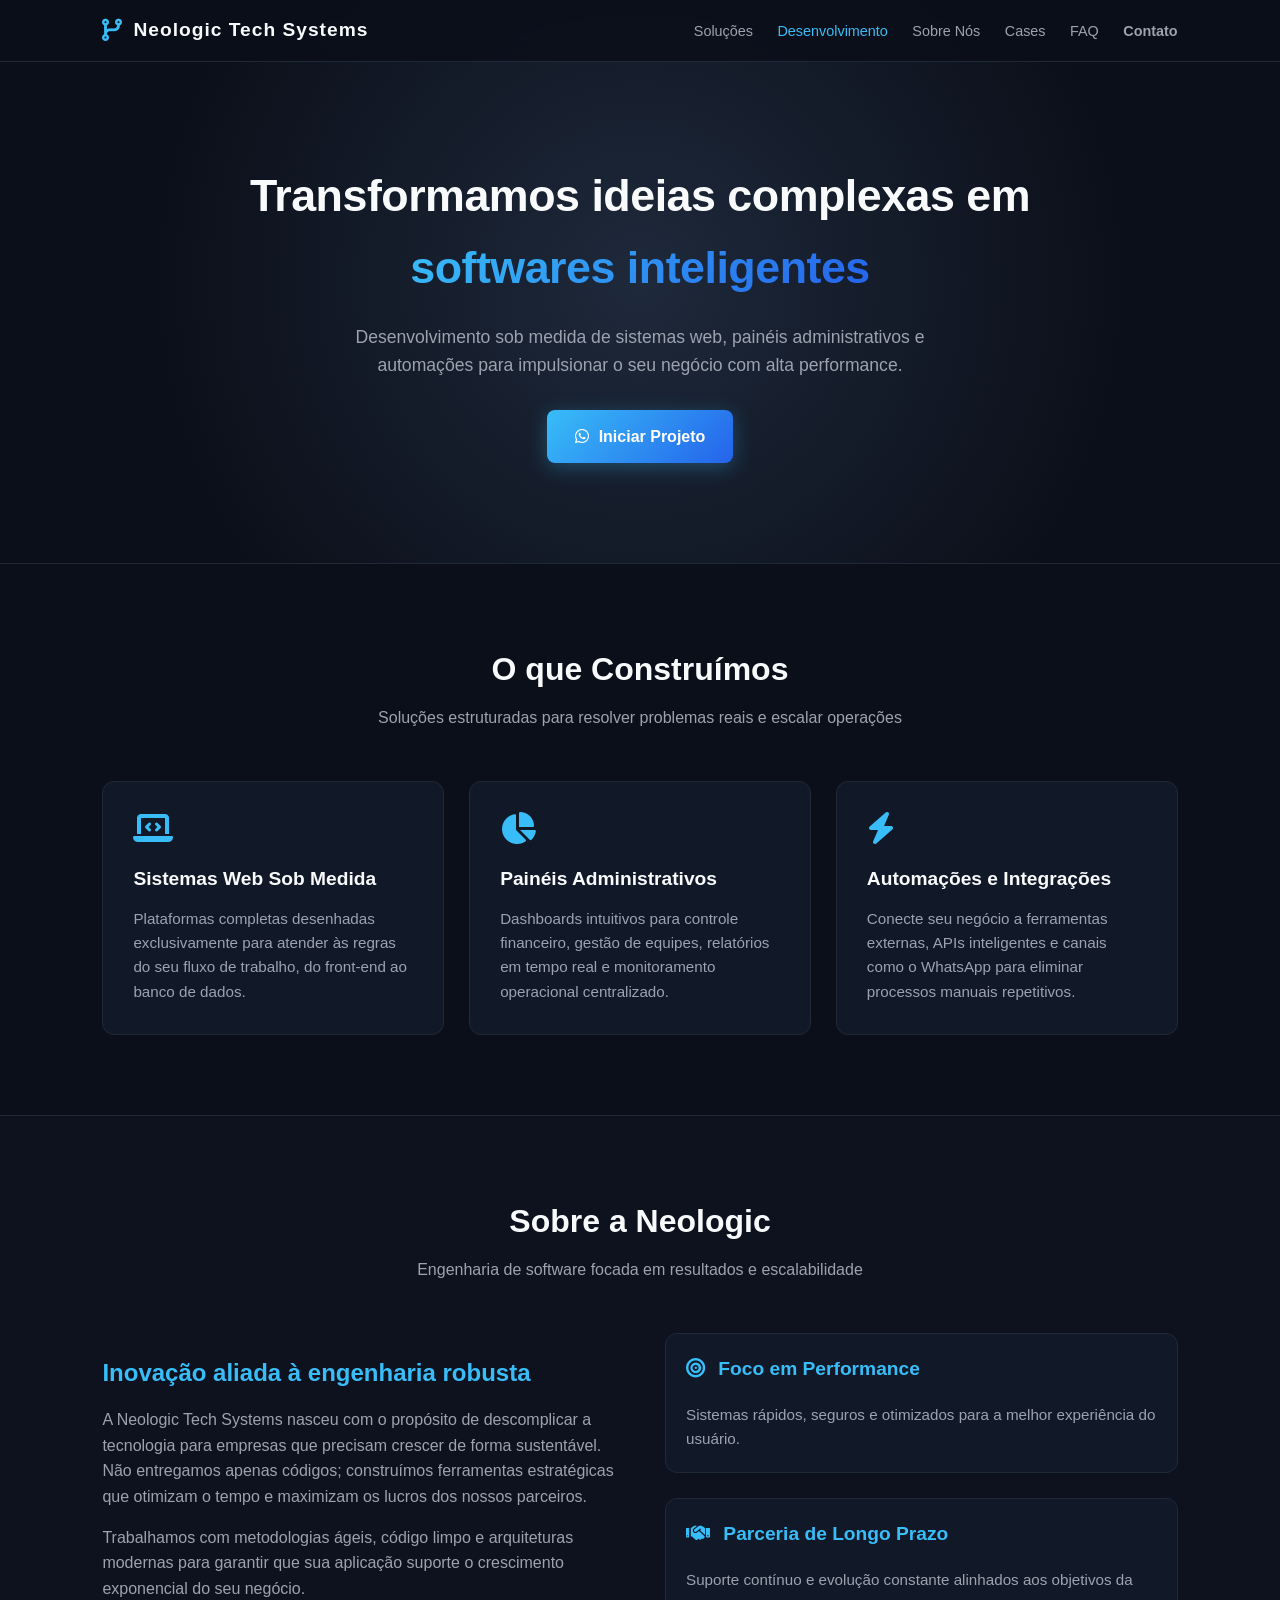
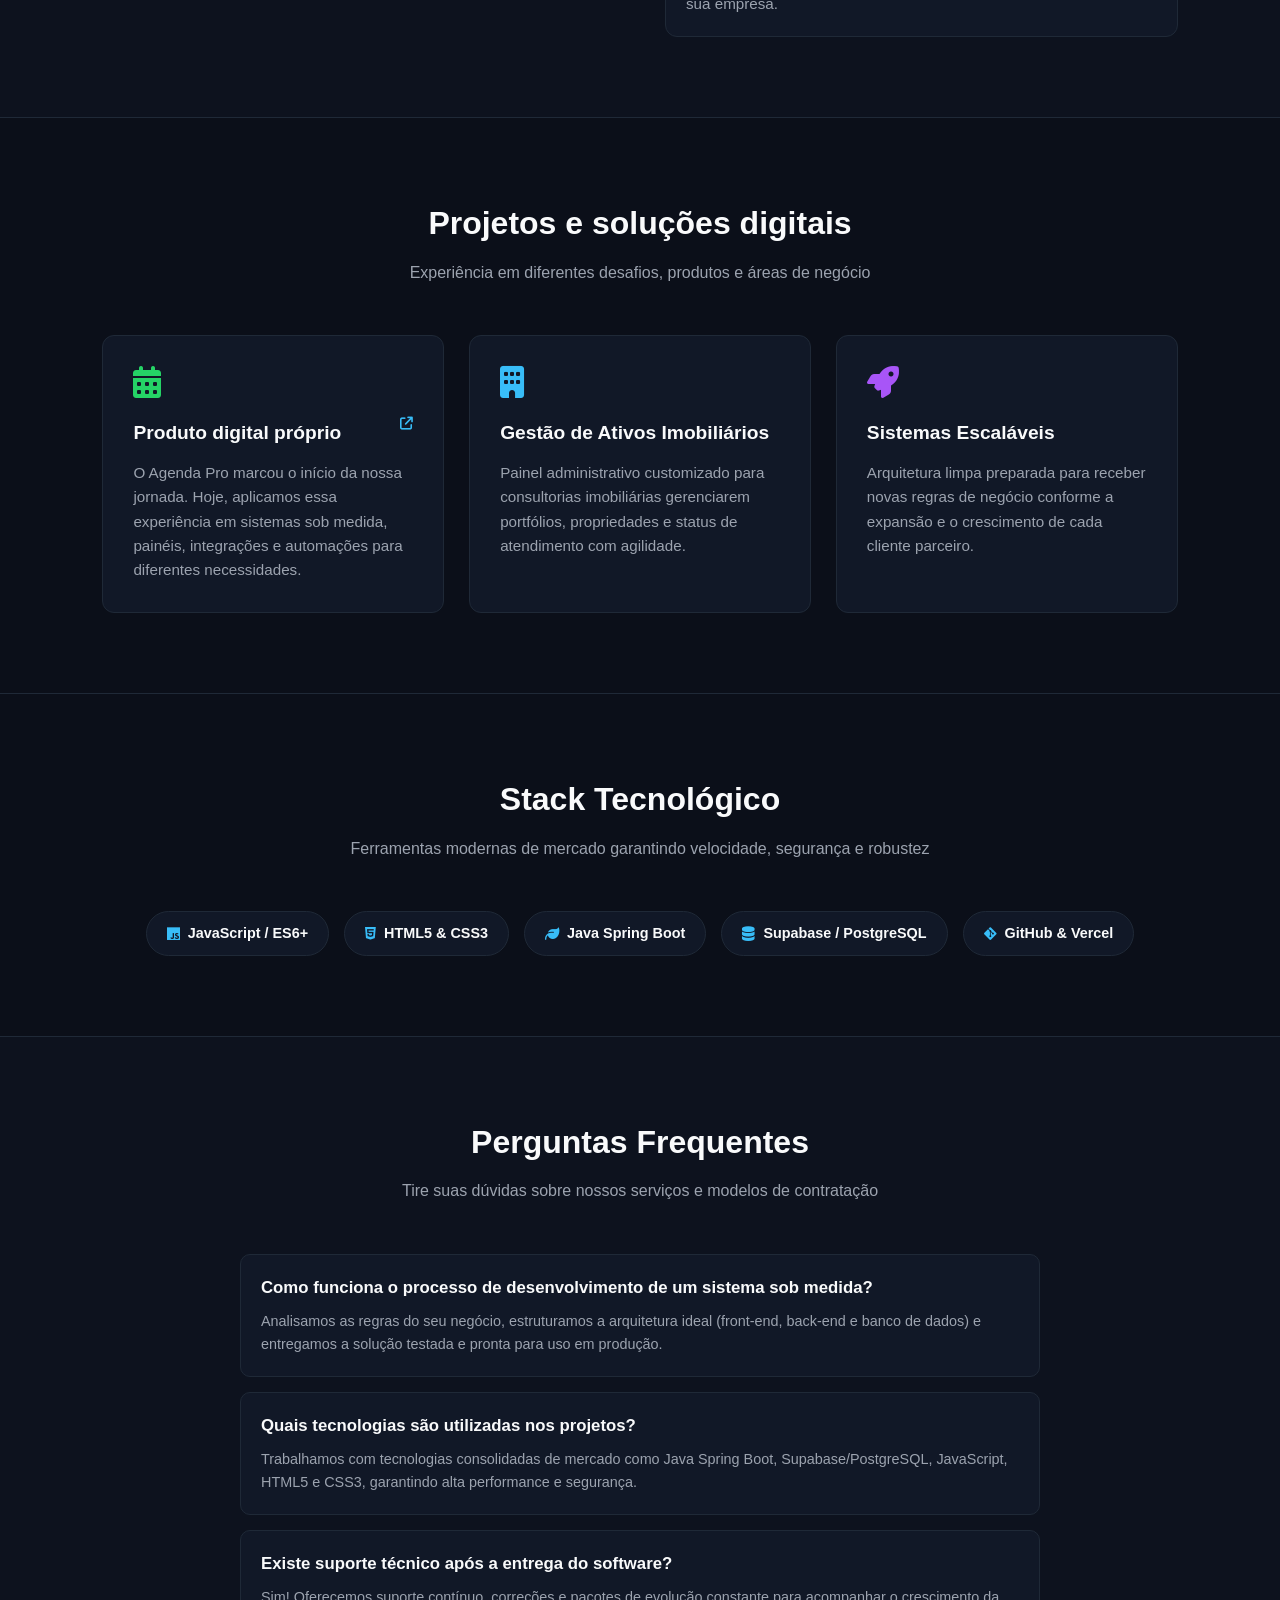
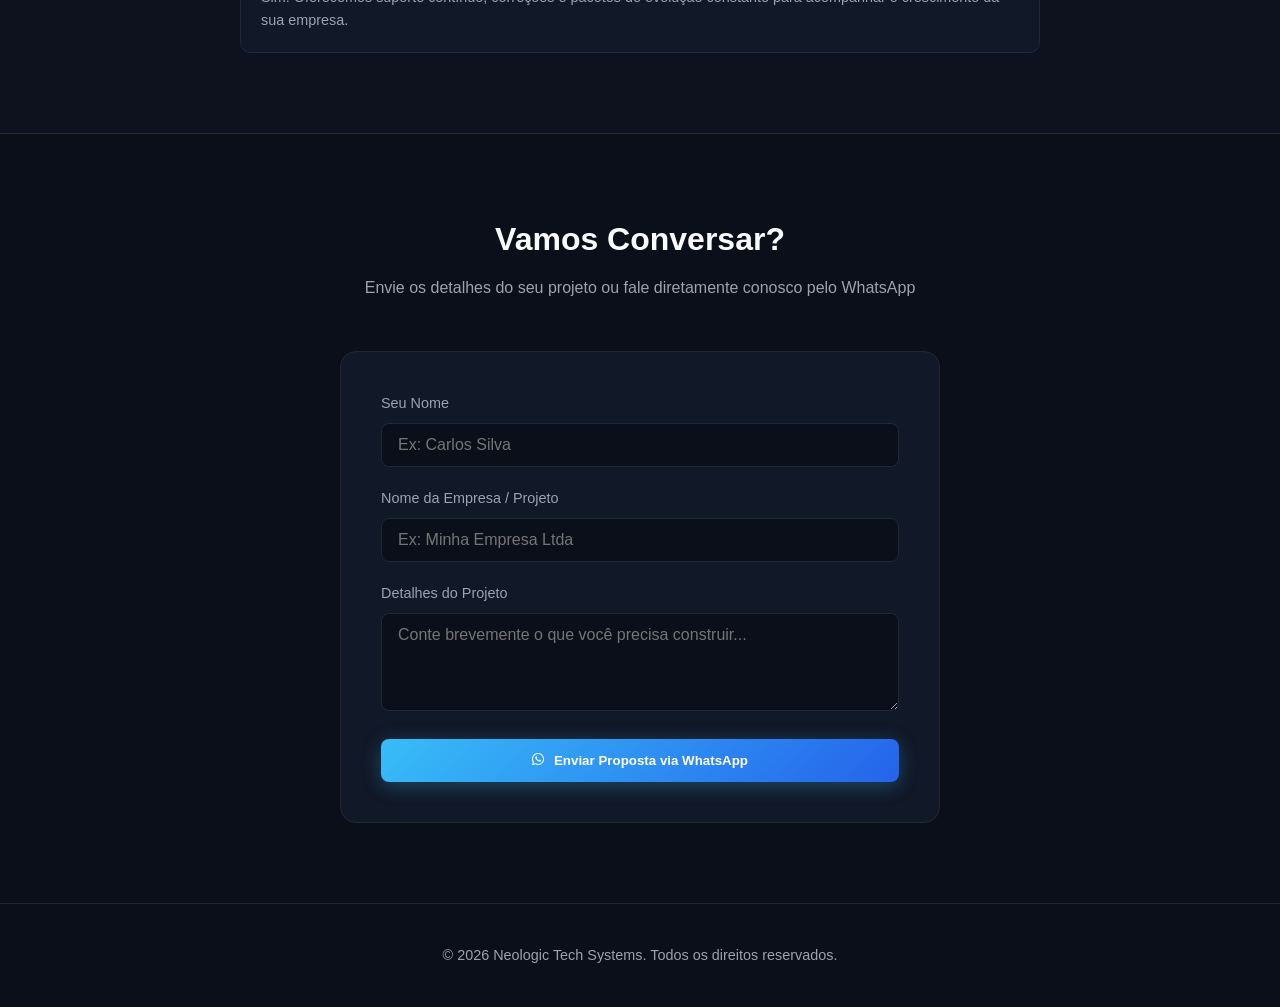
<file: index.html>
<!DOCTYPE html>
<html lang="pt-BR">
<head>
    <meta charset="UTF-8">
    <meta name="viewport" content="width=device-width, initial-scale=1.0">
    <title>Neologic Tech Systems | Soluções Tecnológicas e Desenvolvimento de Sistemas</title>
    <meta name="theme-color" content="#0b0f19">
    
    <!-- Metadados de SEO e Open Graph para Redes Sociais / WhatsApp -->
    <meta name="description" content="Desenvolvimento sob medida de sistemas web, painéis administrativos e automações para impulsionar o seu negócio com alta performance.">
    <meta property="og:title" content="Neologic Tech Systems | Softwares Inteligentes">
    <meta property="og:description" content="Transformamos ideias complexas em soluções tecnológicas e sistemas de alta performance.">
    <meta property="og:type" content="website">

    <link rel="stylesheet" href="https://cdnjs.cloudflare.com/ajax/libs/font-awesome/6.5.1/css/all.min.css">
    <style>
        :root {
            --bg-color: #0b0f19;
            --card-bg: #111827;
            --border-color: #1f2937;
            --accent-color: #38bdf8;
            --accent-gradient: linear-gradient(135deg, #38bdf8 0%, #2563eb 100%);
            --text-main: #f9fafb;
            --text-muted: #9ca3af;
        }

        * {
            margin: 0;
            padding: 0;
            box-sizing: border-box;
            font-family: 'Segoe UI', Tahoma, Geneva, Verdana, sans-serif;
            scroll-behavior: smooth;
        }

        body {
            background-color: var(--bg-color);
            color: var(--text-main);
            line-height: 1.6;
        }

        header {
            position: fixed;
            top: 0;
            left: 0;
            width: 100%;
            background: rgba(11, 15, 25, 0.85);
            backdrop-filter: blur(10px);
            border-bottom: 1px solid var(--border-color);
            z-index: 1000;
            display: flex;
            justify-content: space-between;
            align-items: center;
            padding: 15px 8%;
        }

        .logo-area {
            display: flex;
            align-items: center;
            gap: 10px;
            font-weight: bold;
            font-size: 1.2rem;
            letter-spacing: 1px;
            color: var(--text-main);
            text-decoration: none;
        }

        .logo-area i {
            color: var(--accent-color);
            font-size: 1.4rem;
        }

        .menu-toggle {
            display: none;
            border: 1px solid var(--border-color);
            border-radius: 8px;
            padding: 9px 11px;
            background: var(--card-bg);
            color: var(--text-main);
            font-size: 1rem;
            cursor: pointer;
        }

        nav a {
            color: var(--text-muted);
            text-decoration: none;
            margin-left: 20px;
            font-size: 0.9rem;
            transition: 0.2s;
        }

        nav a:hover {
            color: var(--accent-color);
        }

        .hero {
            padding: 160px 8% 100px 8%;
            text-align: center;
            background: radial-gradient(circle at center, #1e293b 0%, var(--bg-color) 70%);
        }

        .hero h1 {
            font-size: 2.8rem;
            max-width: 800px;
            margin: 0 auto 20px auto;
            font-weight: 800;
            letter-spacing: -0.5px;
        }

        .hero h1 span {
            background: var(--accent-gradient);
            -webkit-background-clip: text;
            -webkit-text-fill-color: transparent;
        }

        .hero p {
            font-size: 1.1rem;
            color: var(--text-muted);
            max-width: 600px;
            margin: 0 auto 30px auto;
        }

        .btn-primary {
            display: inline-flex;
            align-items: center;
            gap: 10px;
            background: var(--accent-gradient);
            color: #fff;
            padding: 14px 28px;
            border-radius: 8px;
            font-weight: bold;
            text-decoration: none;
            transition: 0.2s;
            box-shadow: 0 4px 20px rgba(56, 189, 248, 0.3);
            border: none;
            cursor: pointer;
        }

        .btn-primary:hover {
            opacity: 0.9;
            transform: translateY(-2px);
        }

        .section {
            padding: 80px 8%;
            border-top: 1px solid var(--border-color);
        }

        .section-title {
            text-align: center;
            margin-bottom: 50px;
        }

        .section-title h2 {
            font-size: 2rem;
            margin-bottom: 10px;
        }

        .section-title p {
            color: var(--text-muted);
        }

        .grid-3 {
            display: grid;
            grid-template-columns: repeat(auto-fit, minmax(280px, 1fr));
            gap: 25px;
        }

        .card {
            background: var(--card-bg);
            border: 1px solid var(--border-color);
            border-radius: 12px;
            padding: 30px;
            transition: 0.2s;
        }

        .card:hover {
            border-color: var(--accent-color);
            transform: translateY(-5px);
        }

        .card i {
            font-size: 2rem;
            color: var(--accent-color);
            margin-bottom: 20px;
        }

        .card h3 {
            font-size: 1.2rem;
            margin-bottom: 12px;
        }

        .card p {
            color: var(--text-muted);
            font-size: 0.95rem;
        }

        /* SOBRE NÓS */
        .about-content {
            display: grid;
            grid-template-columns: 1fr 1fr;
            gap: 50px;
            align-items: center;
        }

        .about-text h3 {
            font-size: 1.5rem;
            margin-bottom: 15px;
            color: var(--accent-color);
        }

        .about-text p {
            color: var(--text-muted);
            margin-bottom: 15px;
        }

        /* TECH STACK */
        .tech-stack {
            display: flex;
            justify-content: center;
            flex-wrap: wrap;
            gap: 15px;
            margin-top: 30px;
        }

        .tech-badge {
            background: var(--card-bg);
            border: 1px solid var(--border-color);
            padding: 10px 20px;
            border-radius: 30px;
            font-size: 0.9rem;
            font-weight: 600;
            display: flex;
            align-items: center;
            gap: 8px;
        }

        .tech-badge i {
            color: var(--accent-color);
        }

        /* FAQ (PERGUNTAS FREQUENTES) */
        .faq-container {
            max-width: 800px;
            margin: 0 auto;
            display: flex;
            flex-direction: column;
            gap: 15px;
        }

        .faq-item {
            background: var(--card-bg);
            border: 1px solid var(--border-color);
            border-radius: 10px;
            padding: 20px;
        }

        .faq-item h4 {
            font-size: 1.05rem;
            margin-bottom: 8px;
            color: var(--text-main);
        }

        .faq-item p {
            color: var(--text-muted);
            font-size: 0.9rem;
        }

        /* FORMULÁRIO DE CONTATO */
        .contact-container {
            max-width: 600px;
            margin: 0 auto;
            background: var(--card-bg);
            border: 1px solid var(--border-color);
            padding: 40px;
            border-radius: 16px;
        }

        .form-group {
            margin-bottom: 20px;
        }

        .form-group label {
            display: block;
            margin-bottom: 8px;
            font-size: 0.9rem;
            color: var(--text-muted);
        }

        .form-group input, .form-group textarea {
            width: 100%;
            padding: 12px 16px;
            background: var(--bg-color);
            border: 1px solid var(--border-color);
            border-radius: 8px;
            color: var(--text-main);
            font-size: 1rem;
        }

        .form-group input:focus, .form-group textarea:focus {
            outline: none;
            border-color: var(--accent-color);
        }

        footer {
            text-align: center;
            padding: 40px 8%;
            border-top: 1px solid var(--border-color);
            color: var(--text-muted);
            font-size: 0.9rem;
        }

        @media (max-width: 768px) {
            .hero h1 { font-size: 2.2rem; }
            .about-content { grid-template-columns: 1fr; }
            header { padding-inline: 6%; }
            .menu-toggle { display: inline-flex; align-items: center; gap: 8px; }
            nav {
                display: none;
                position: absolute;
                top: 100%;
                left: 0;
                right: 0;
                flex-direction: column;
                align-items: stretch;
                padding: 8px 6% 18px;
                background: rgba(11, 15, 25, 0.98);
                border-bottom: 1px solid var(--border-color);
            }
            nav.is-open { display: flex; }
            nav a {
                margin: 0;
                padding: 12px 0;
                border-top: 1px solid var(--border-color);
            }
        }
    </style>
</head>
<body>

    <!-- CABEÇALHO -->
    <header>
        <a href="index.html" class="logo-area">
            <i class="fa-solid fa-code-branch"></i>
            <span>Neologic Tech Systems</span>
        </a>
        <button class="menu-toggle" type="button" aria-expanded="false" aria-controls="primary-nav" aria-label="Abrir menu">
            <i class="fa-solid fa-bars" aria-hidden="true"></i> Menu
        </button>
        <nav id="primary-nav">
            <a href="#solucoes">Soluções</a>
            <a href="desenvolvimento.html" style="color: var(--accent-color);">Desenvolvimento</a>
            <a href="#sobre">Sobre Nós</a>
            <a href="#cases">Cases</a>
            <a href="#faq">FAQ</a>
            <a href="#contato" style="font-weight: bold;">Contato</a>
        </nav>
    </header>

    <!-- HERO SECTION -->
    <section class="hero">
        <h1>Transformamos ideias complexas em <span>softwares inteligentes</span></h1>
        <p>Desenvolvimento sob medida de sistemas web, painéis administrativos e automações para impulsionar o seu negócio com alta performance.</p>
        <a href="https://wa.me/5531972478571?text=Olá,%20vim%20pelo%20site%20da%20Neologic%20Tech%20Systems%20e%20quero%20conversar%20sobre%20um%20projeto." target="_blank" class="btn-primary">
            <i class="fa-brands fa-whatsapp"></i> Iniciar Projeto
        </a>
    </section>

    <!-- SOLUÇÕES -->
    <section id="solucoes" class="section">
        <div class="section-title">
            <h2>O que Construímos</h2>
            <p>Soluções estruturadas para resolver problemas reais e escalar operações</p>
        </div>
        <div class="grid-3">
            <div class="card">
                <i class="fa-solid fa-laptop-code"></i>
                <h3>Sistemas Web Sob Medida</h3>
                <p>Plataformas completas desenhadas exclusivamente para atender às regras do seu fluxo de trabalho, do front-end ao banco de dados.</p>
            </div>
            <div class="card">
                <i class="fa-solid fa-chart-pie"></i>
                <h3>Painéis Administrativos</h3>
                <p>Dashboards intuitivos para controle financeiro, gestão de equipes, relatórios em tempo real e monitoramento operacional centralizado.</p>
            </div>
            <div class="card">
                <i class="fa-solid fa-bolt"></i>
                <h3>Automações e Integrações</h3>
                <p>Conecte seu negócio a ferramentas externas, APIs inteligentes e canais como o WhatsApp para eliminar processos manuais repetitivos.</p>
            </div>
        </div>
    </section>

    <!-- SOBRE NÓS -->
    <section id="sobre" class="section" style="background: rgba(17, 24, 39, 0.4);">
        <div class="section-title">
            <h2>Sobre a Neologic</h2>
            <p>Engenharia de software focada em resultados e escalabilidade</p>
        </div>
        <div class="about-content">
            <div class="about-text">
                <h3>Inovação aliada à engenharia robusta</h3>
                <p>A Neologic Tech Systems nasceu com o propósito de descomplicar a tecnologia para empresas que precisam crescer de forma sustentável. Não entregamos apenas códigos; construímos ferramentas estratégicas que otimizam o tempo e maximizam os lucros dos nossos parceiros.</p>
                <p>Trabalhamos com metodologias ágeis, código limpo e arquiteturas modernas para garantir que sua aplicação suporte o crescimento exponencial do seu negócio.</p>
            </div>
            <div class="grid-3" style="grid-template-columns: 1fr;">
                <div class="card" style="padding: 20px;">
                    <h3 style="color: var(--accent-color); margin-bottom: 5px;"><i class="fa-solid fa-bullseye" style="font-size: 1.2rem; margin-right: 8px;"></i> Foco em Performance</h3>
                    <p>Sistemas rápidos, seguros e otimizados para a melhor experiência do usuário.</p>
                </div>
                <div class="card" style="padding: 20px;">
                    <h3 style="color: var(--accent-color); margin-bottom: 5px;"><i class="fa-solid fa-handshake" style="font-size: 1.2rem; margin-right: 8px;"></i> Parceria de Longo Prazo</h3>
                    <p>Suporte contínuo e evolução constante alinhados aos objetivos da sua empresa.</p>
                </div>
            </div>
        </div>
    </section>

    <!-- CASES DE SUCESSO -->
    <section id="cases" class="section">
        <div class="section-title">
            <h2>Projetos e soluções digitais</h2>
            <p>Experiência em diferentes desafios, produtos e áreas de negócio</p>
        </div>
        <div class="grid-3">
            <a href="desenvolvimento.html" class="card" style="text-decoration: none; color: inherit; display: block;">
                <i class="fa-solid fa-calendar-days" style="color: #25d366;"></i>
                <h3>Produto digital próprio <i class="fa-solid fa-arrow-up-right-from-square" style="font-size: 0.8rem; float: right; color: var(--accent-color);"></i></h3>
                <p>O Agenda Pro marcou o início da nossa jornada. Hoje, aplicamos essa experiência em sistemas sob medida, painéis, integrações e automações para diferentes necessidades.</p>
            </a>
            
            <div class="card">
                <i class="fa-solid fa-building" style="color: #38bdf8;"></i>
                <h3>Gestão de Ativos Imobiliários</h3>
                <p>Painel administrativo customizado para consultorias imobiliárias gerenciarem portfólios, propriedades e status de atendimento com agilidade.</p>
            </div>
            <div class="card">
                <i class="fa-solid fa-rocket" style="color: #a855f7;"></i>
                <h3>Sistemas Escaláveis</h3>
                <p>Arquitetura limpa preparada para receber novas regras de negócio conforme a expansão e o crescimento de cada cliente parceiro.</p>
            </div>
        </div>
    </section>

    <!-- DEPOIMENTOS / PROVA SOCIAL (OCULTO ATÉ ALINHAR COM CLIENTES REAIS) -->
    <section id="depoimentos" class="section" style="display: none; background: rgba(17, 24, 39, 0.4);">
        <div class="section-title">
            <h2>O que Dizem Nossos Clientes</h2>
            <p>Resultados reais alcançados através das nossas soluções tecnológicas</p>
        </div>
        <div class="grid-3">
            <!-- Insira os depoimentos reais aqui futuramente -->
        </div>
    </section>

    <!-- TECH STACK -->
    <section id="tecnologias" class="section">
        <div class="section-title">
            <h2>Stack Tecnológico</h2>
            <p>Ferramentas modernas de mercado garantindo velocidade, segurança e robustez</p>
        </div>
        <div class="tech-stack">
            <div class="tech-badge"><i class="fa-brands fa-js"></i> JavaScript / ES6+</div>
            <div class="tech-badge"><i class="fa-brands fa-html5"></i> HTML5 & CSS3</div>
            <div class="tech-badge"><i class="fa-solid fa-leaf"></i> Java Spring Boot</div>
            <div class="tech-badge"><i class="fa-solid fa-database"></i> Supabase / PostgreSQL</div>
            <div class="tech-badge"><i class="fa-brands fa-git-alt"></i> GitHub & Vercel</div>
        </div>
    </section>

    <!-- FAQ (PERGUNTAS FREQUENTES) -->
    <section id="faq" class="section" style="background: rgba(17, 24, 39, 0.4);">
        <div class="section-title">
            <h2>Perguntas Frequentes</h2>
            <p>Tire suas dúvidas sobre nossos serviços e modelos de contratação</p>
        </div>
        <div class="faq-container">
            <div class="faq-item">
                <h4>Como funciona o processo de desenvolvimento de um sistema sob medida?</h4>
                <p>Analisamos as regras do seu negócio, estruturamos a arquitetura ideal (front-end, back-end e banco de dados) e entregamos a solução testada e pronta para uso em produção.</p>
            </div>
            <div class="faq-item">
                <h4>Quais tecnologias são utilizadas nos projetos?</h4>
                <p>Trabalhamos com tecnologias consolidadas de mercado como Java Spring Boot, Supabase/PostgreSQL, JavaScript, HTML5 e CSS3, garantindo alta performance e segurança.</p>
            </div>
            <div class="faq-item">
                <h4>Existe suporte técnico após a entrega do software?</h4>
                <p>Sim! Oferecemos suporte contínuo, correções e pacotes de evolução constante para acompanhar o crescimento da sua empresa.</p>
            </div>
        </div>
    </section>

    <!-- CONTATO / FORMULÁRIO -->
    <section id="contato" class="section">
        <div class="section-title">
            <h2>Vamos Conversar?</h2>
            <p>Envie os detalhes do seu projeto ou fale diretamente conosco pelo WhatsApp</p>
        </div>
        <div class="contact-container">
            <form id="whatsappForm">
                <div class="form-group">
                    <label for="nome">Seu Nome</label>
                    <input type="text" id="nome" placeholder="Ex: Carlos Silva" required>
                </div>
                <div class="form-group">
                    <label for="empresa">Nome da Empresa / Projeto</label>
                    <input type="text" id="empresa" placeholder="Ex: Minha Empresa Ltda">
                </div>
                <div class="form-group">
                    <label for="mensagem">Detalhes do Projeto</label>
                    <textarea id="mensagem" rows="4" placeholder="Conte brevemente o que você precisa construir..." required></textarea>
                </div>
                <button type="submit" class="btn-primary" style="width: 100%; justify-content: center;">
                    <i class="fa-brands fa-whatsapp"></i> Enviar Proposta via WhatsApp
                </button>
            </form>
        </div>
    </section>

    <!-- FOOTER -->
    <footer>
        <p>&copy; 2026 Neologic Tech Systems. Todos os direitos reservados.</p>
    </footer>

    <!-- SCRIPT DE INTEGRAÇÃO COM O WHATSAPP -->
    <script>
        const menuToggle = document.querySelector('.menu-toggle');
        const primaryNav = document.getElementById('primary-nav');

        menuToggle.addEventListener('click', function() {
            const isOpen = menuToggle.getAttribute('aria-expanded') === 'true';
            menuToggle.setAttribute('aria-expanded', String(!isOpen));
            menuToggle.setAttribute('aria-label', isOpen ? 'Abrir menu' : 'Fechar menu');
            primaryNav.classList.toggle('is-open', !isOpen);
        });

        primaryNav.addEventListener('click', function(event) {
            if (event.target.closest('a')) {
                primaryNav.classList.remove('is-open');
                menuToggle.setAttribute('aria-expanded', 'false');
                menuToggle.setAttribute('aria-label', 'Abrir menu');
            }
        });

        document.getElementById('whatsappForm').addEventListener('submit', function(e) {
            e.preventDefault();

            const nome = document.getElementById('nome').value.trim();
            const empresa = document.getElementById('empresa').value.trim();
            const mensagem = document.getElementById('mensagem').value.trim();

            const numeroWhatsApp = "5531972478571";

            let texto = `Olá! Meu nome é *${nome}*`;
            if (empresa) {
                texto += ` da empresa/projeto *${empresa}*`;
            }
            texto += `.\n\nDetalhes do projeto:\n${mensagem}`;

            const urlWp = `https://wa.me/${numeroWhatsApp}?text=${encodeURIComponent(texto)}`;
            
            window.open(urlWp, '_blank');
        });
    </script>

</body>
</html>
</file>
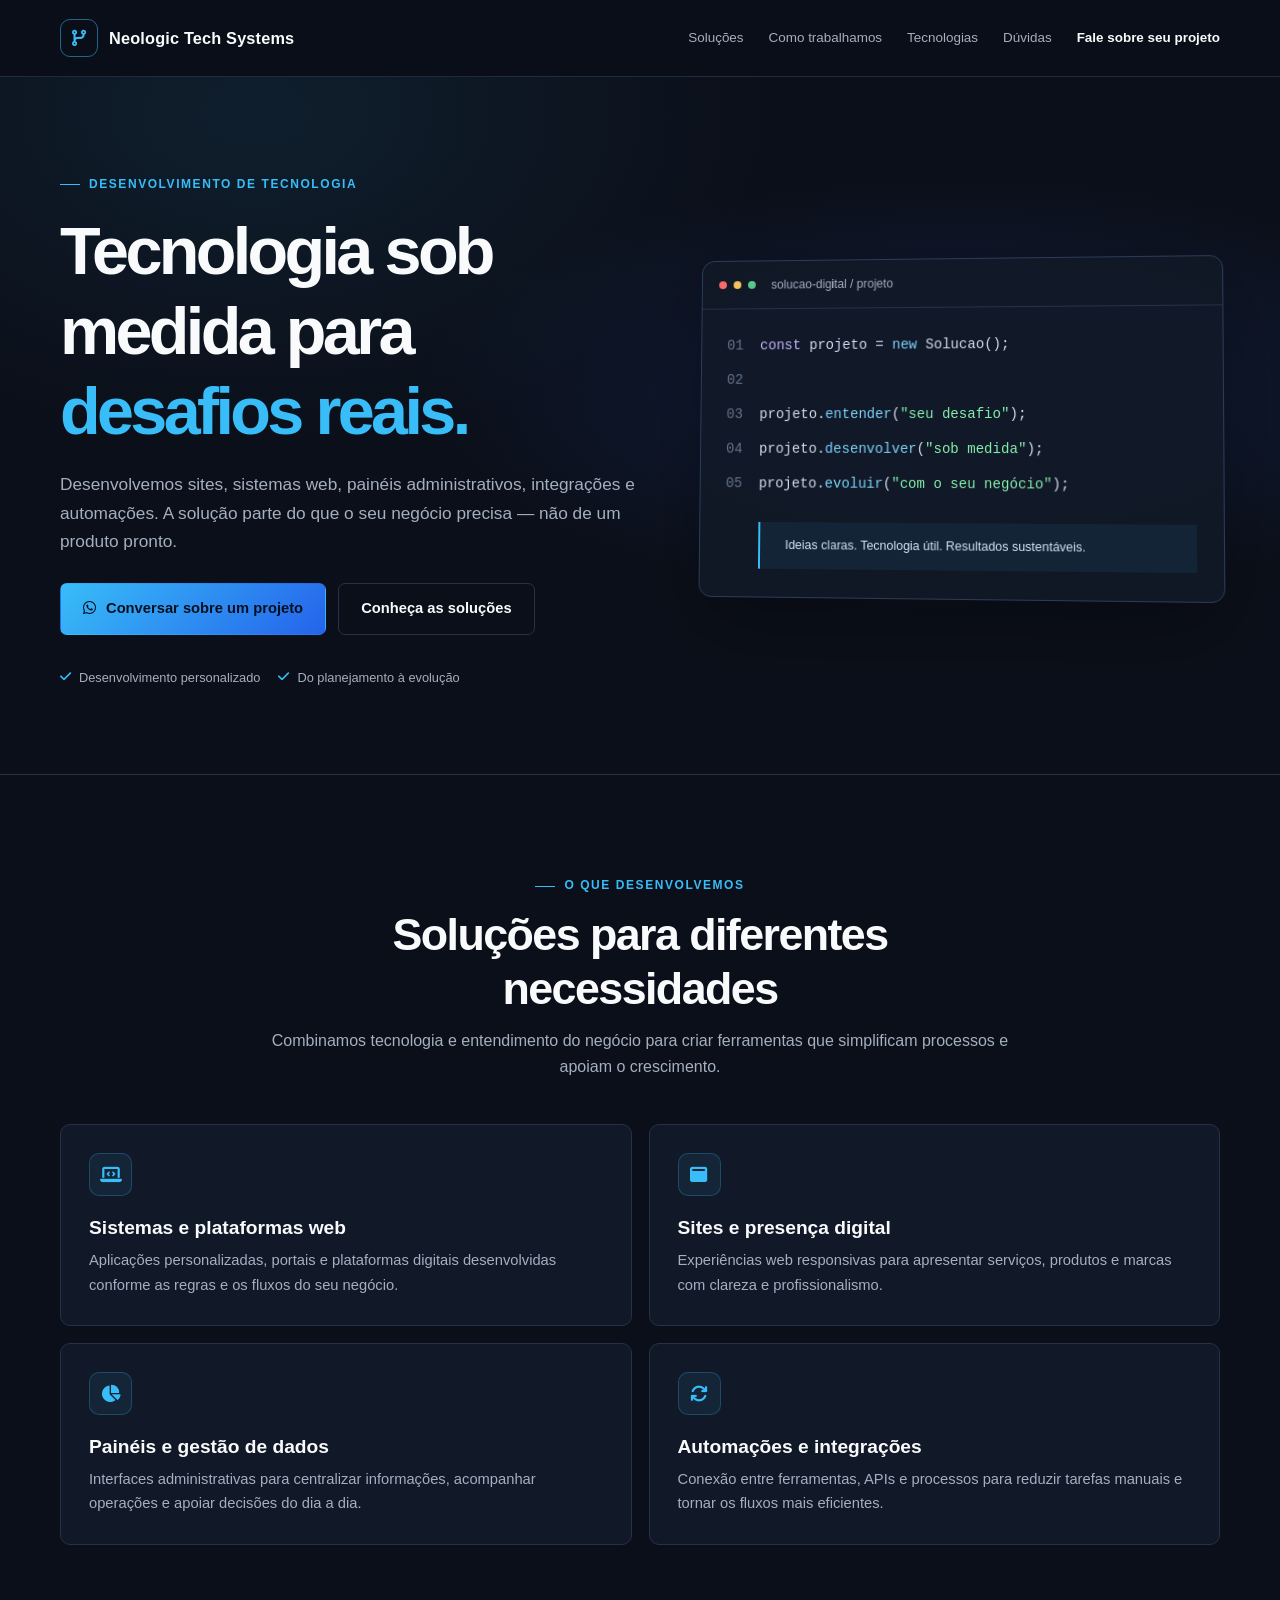
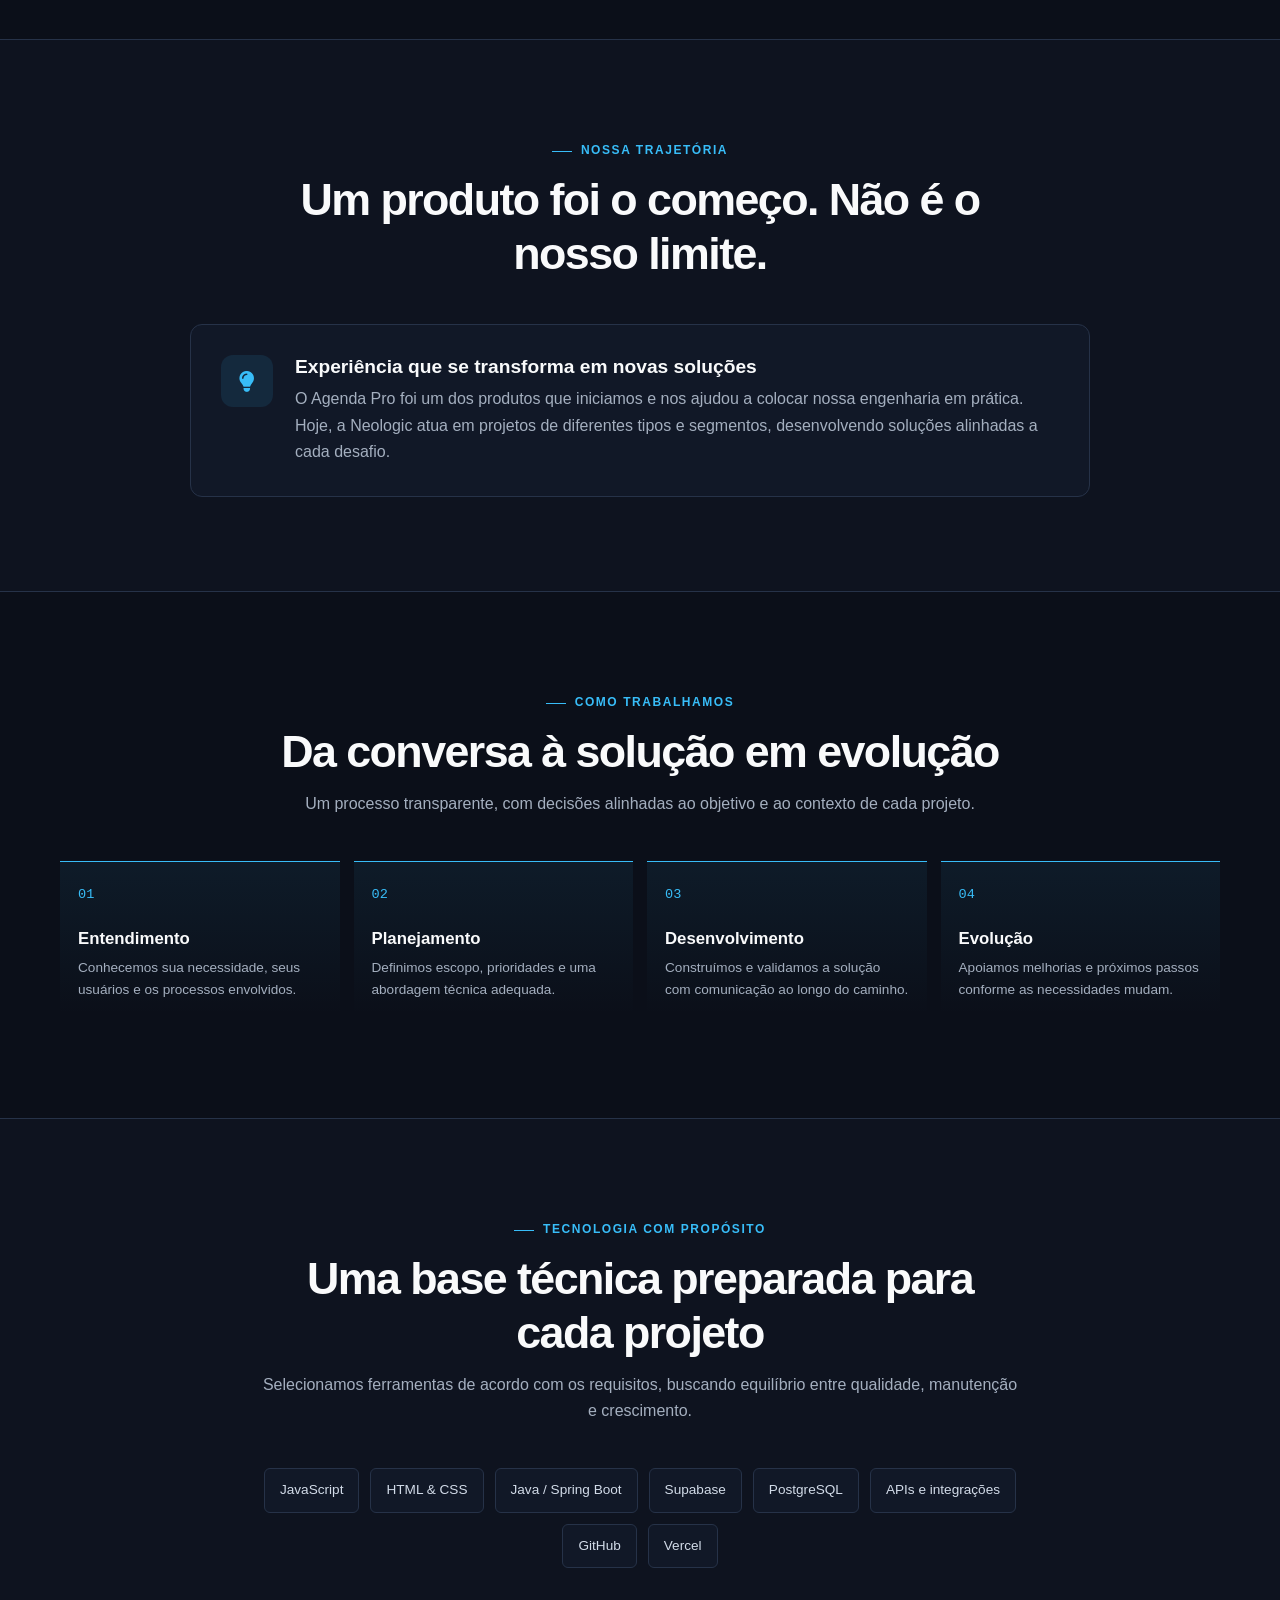
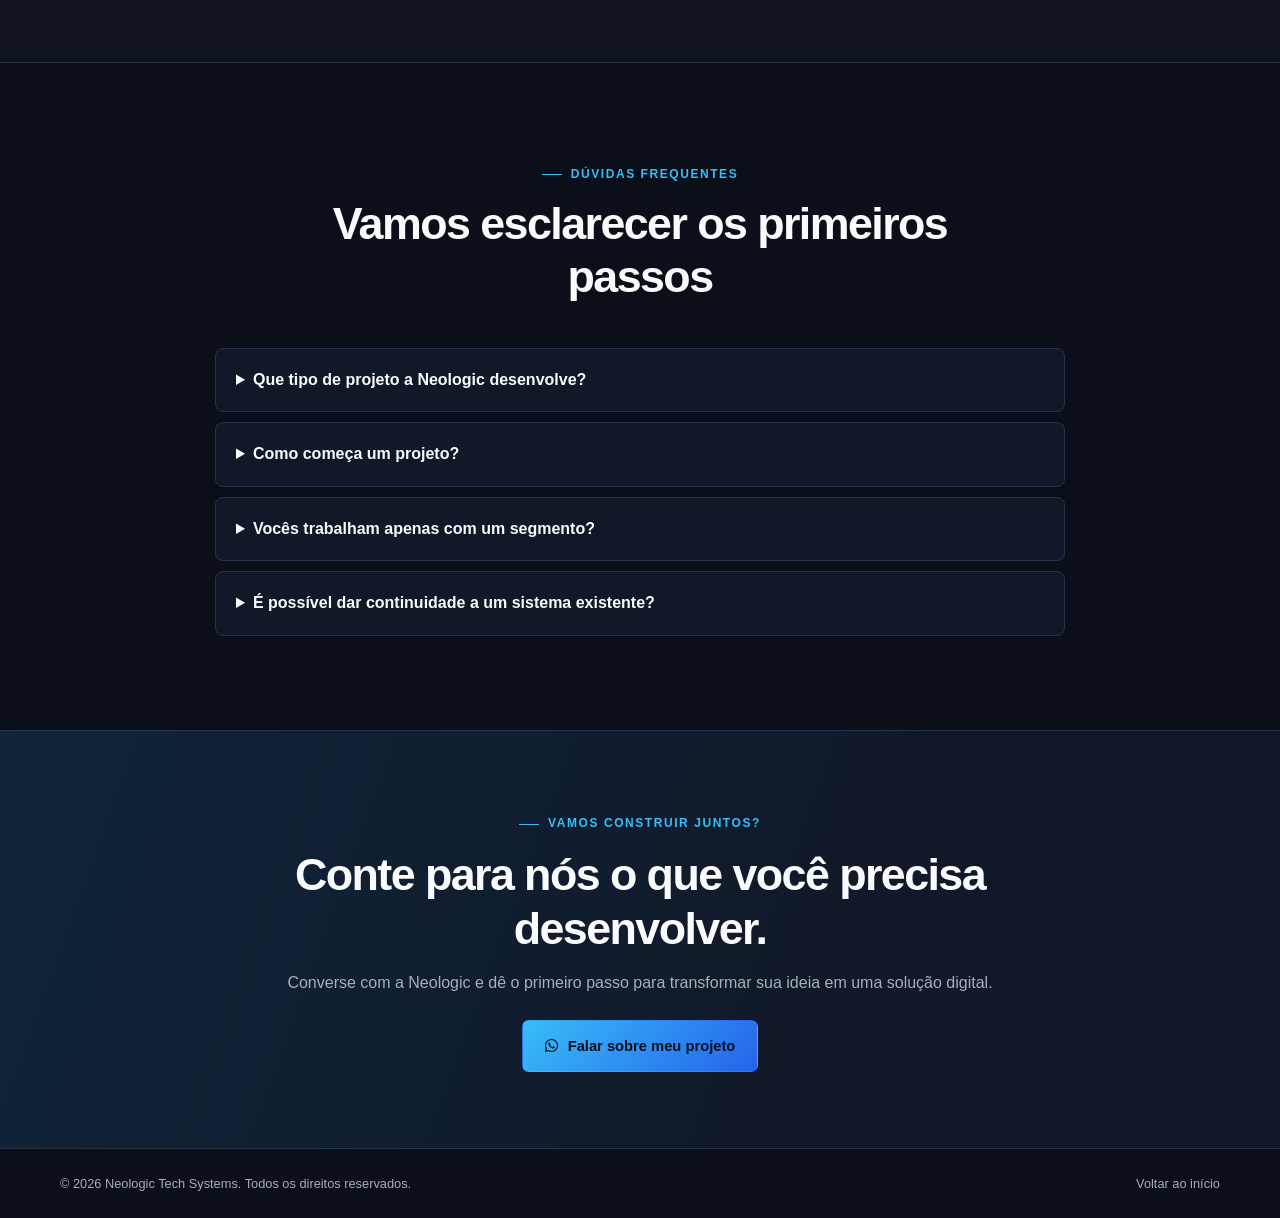
<file: agenda-pro.html>
<!DOCTYPE html>
<html lang="pt-BR">
<head>
    <meta charset="UTF-8">
    <meta name="viewport" content="width=device-width, initial-scale=1.0">
    <meta name="robots" content="noindex">
    <meta http-equiv="refresh" content="0; url=desenvolvimento.html">
    <title>Desenvolvimento de Software | Neologic Tech Systems</title>
</head>
<body>
    <p>Esta página foi atualizada. <a href="desenvolvimento.html">Acesse a página de desenvolvimento da Neologic Tech Systems.</a></p>
</body>
</html>
</file>
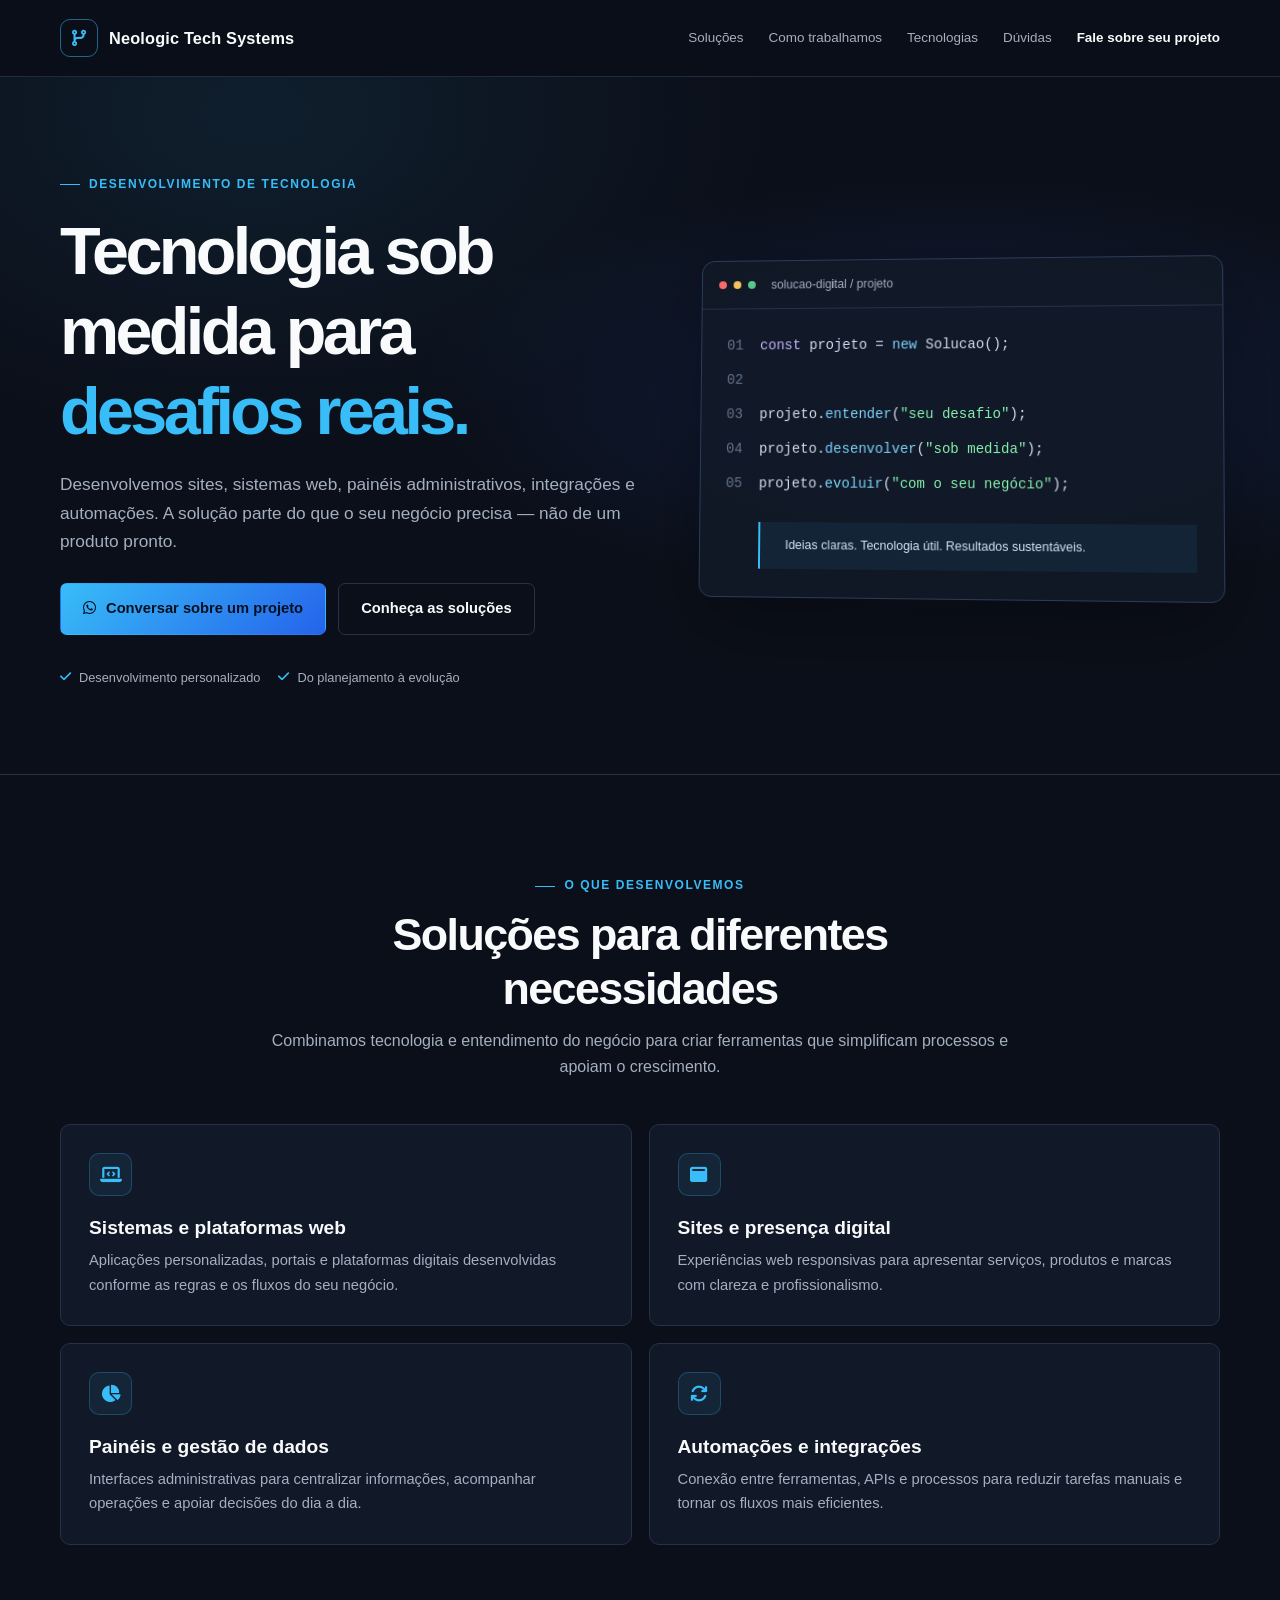
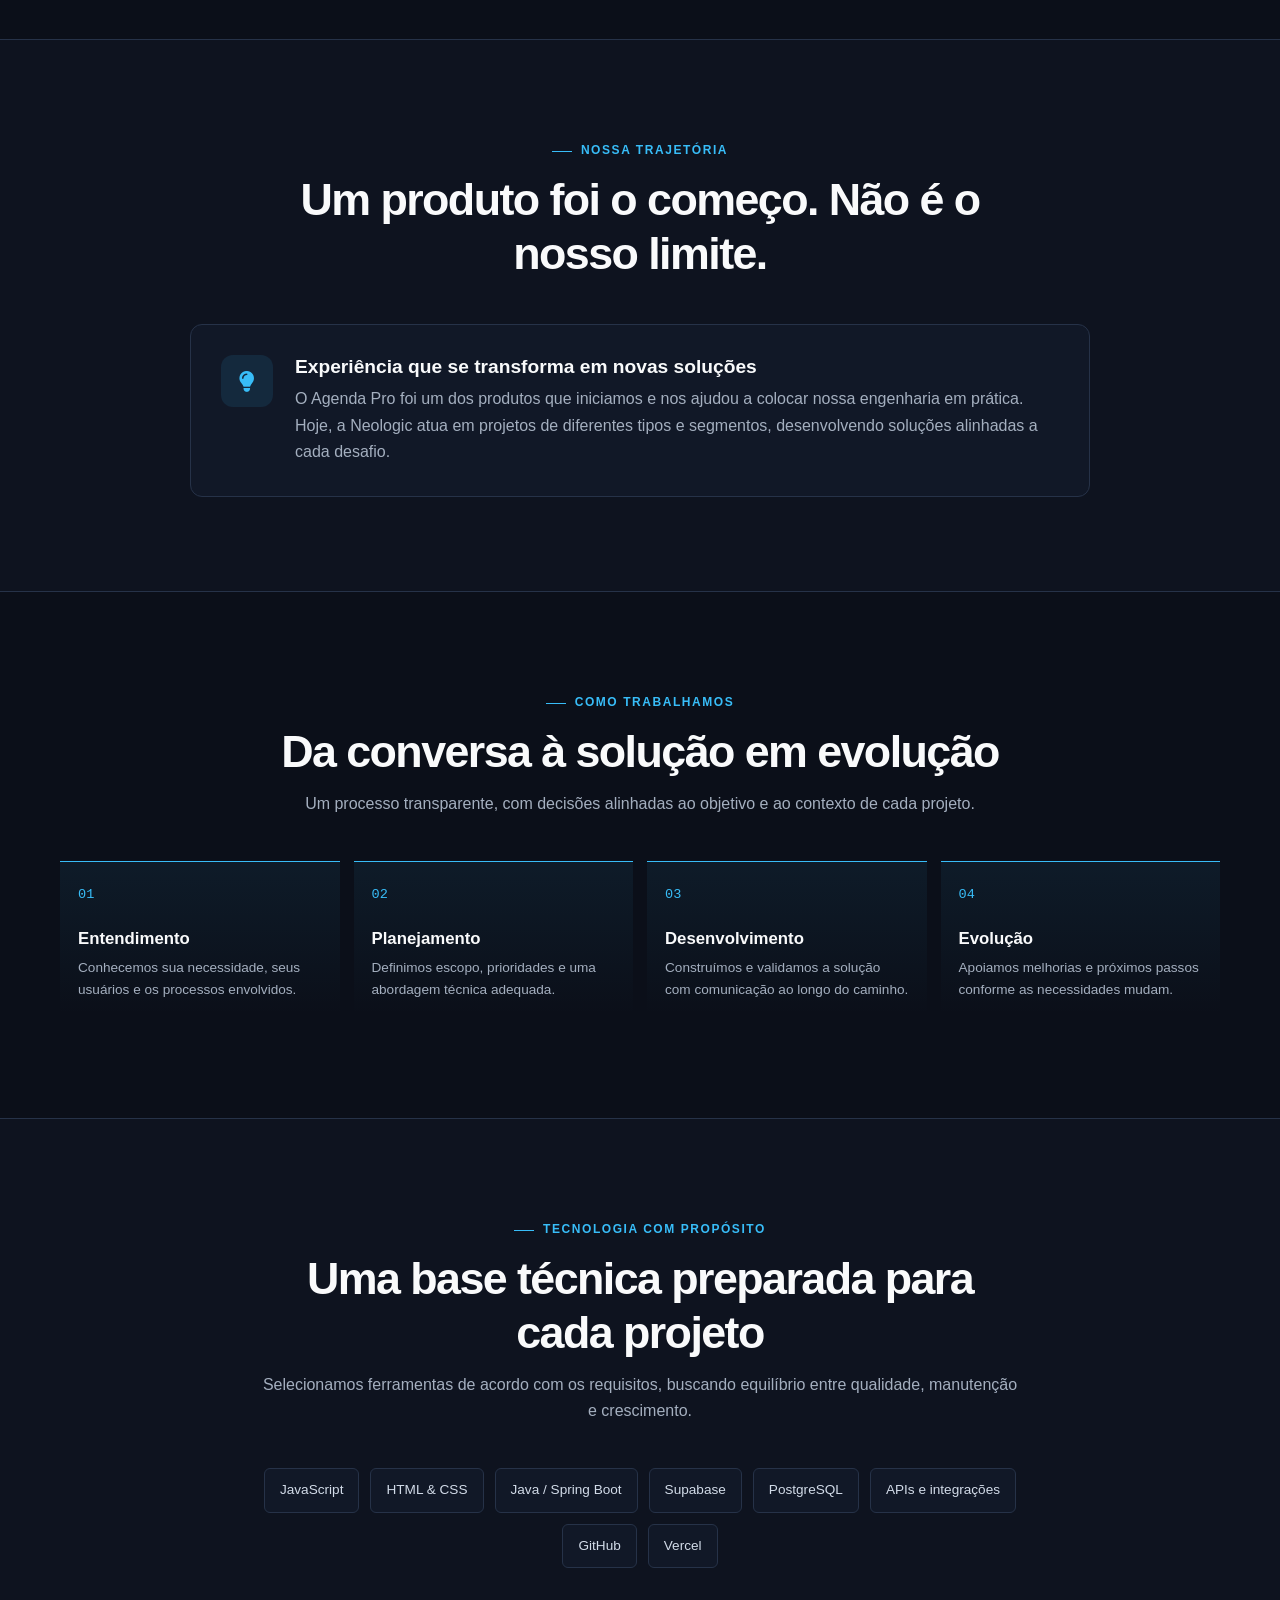
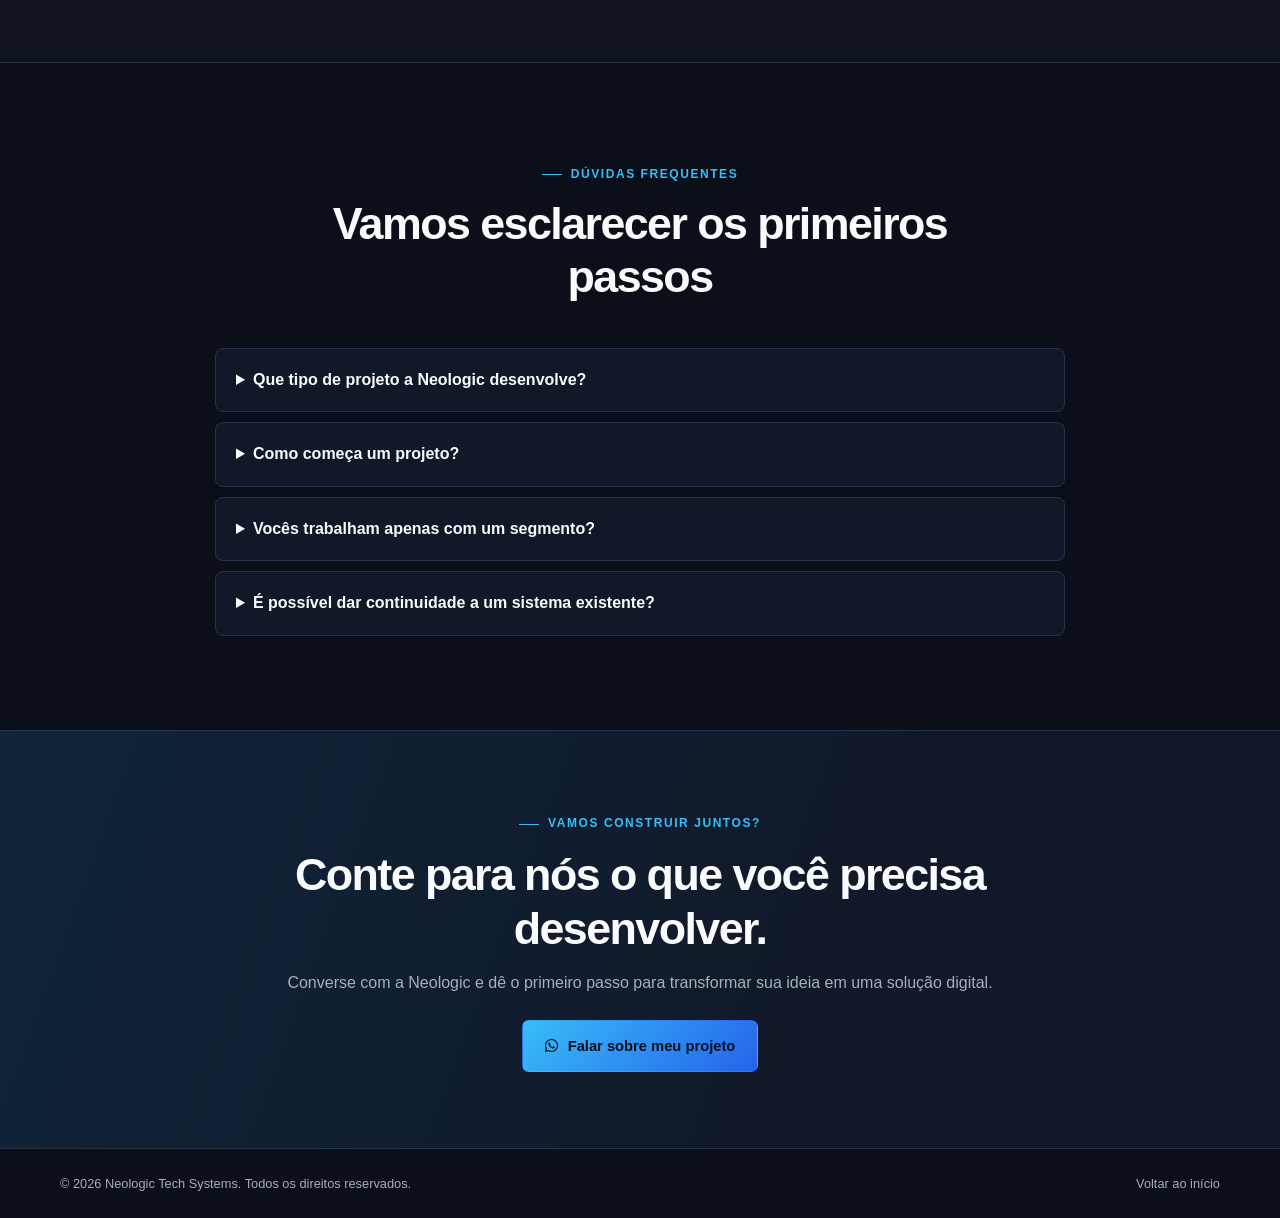
<file: desenvolvimento.html>
<!DOCTYPE html>
<html lang="pt-BR">
<head>
    <meta charset="UTF-8">
    <meta name="viewport" content="width=device-width, initial-scale=1.0">
    <meta name="theme-color" content="#0b0f19">
    <meta name="description" content="Desenvolvimento de sites, sistemas web, painéis administrativos, automações e integrações sob medida para diferentes negócios.">
    <meta property="og:title" content="Desenvolvimento de Software | Neologic Tech Systems">
    <meta property="og:description" content="Tecnologia sob medida para transformar desafios de negócio em soluções digitais.">
    <meta property="og:type" content="website">
    <title>Desenvolvimento de Software | Neologic Tech Systems</title>
    <link rel="stylesheet" href="https://cdnjs.cloudflare.com/ajax/libs/font-awesome/6.5.1/css/all.min.css">
    <style>
        :root {
            --bg: #0b0f19;
            --surface: #111827;
            --surface-light: #172235;
            --border: #263248;
            --accent: #38bdf8;
            --accent-deep: #2563eb;
            --text: #f9fafb;
            --muted: #a4afbf;
            --container: 1160px;
        }

        * { box-sizing: border-box; }
        html { scroll-behavior: smooth; }
        body {
            margin: 0;
            background: var(--bg);
            color: var(--text);
            font-family: "Segoe UI", Tahoma, Geneva, Verdana, sans-serif;
            line-height: 1.65;
        }
        a { color: inherit; }
        .container { width: min(var(--container), calc(100% - 48px)); margin-inline: auto; }
        .section { padding-block: 94px; border-top: 1px solid var(--border); }
        .eyebrow {
            display: inline-flex;
            align-items: center;
            gap: 9px;
            color: var(--accent);
            font-size: .75rem;
            font-weight: 700;
            letter-spacing: .13em;
            text-transform: uppercase;
        }
        .eyebrow::before { width: 20px; height: 1px; background: currentColor; content: ""; }
        h1, h2, h3, p { margin-top: 0; }
        h1, h2, h3 { line-height: 1.2; }
        h1 { font-size: clamp(2.8rem, 5.2vw, 4.7rem); letter-spacing: -.055em; }
        h2 { margin: 12px 0; font-size: clamp(2rem, 3.5vw, 3rem); letter-spacing: -.035em; }
        h3 { font-size: 1.2rem; }
        .section-lead { max-width: 650px; margin: 0 auto; color: var(--muted); }
        .section-heading { max-width: 760px; margin: 0 auto 44px; text-align: center; }
        .section-heading p { color: var(--muted); }
        .button {
            display: inline-flex;
            min-height: 52px;
            align-items: center;
            justify-content: center;
            gap: 10px;
            padding: 0 22px;
            border: 1px solid transparent;
            border-radius: 7px;
            background: linear-gradient(135deg, var(--accent), var(--accent-deep));
            color: #06111f;
            font-size: .92rem;
            font-weight: 750;
            text-decoration: none;
            transition: transform .2s ease, box-shadow .2s ease;
        }
        .button:hover { transform: translateY(-2px); box-shadow: 0 10px 28px rgba(56, 189, 248, .2); }
        .button-secondary { border-color: var(--border); background: transparent; color: var(--text); }

        header {
            position: sticky;
            z-index: 20;
            top: 0;
            border-bottom: 1px solid rgba(38, 50, 72, .8);
            background: rgba(11, 15, 25, .92);
            backdrop-filter: blur(14px);
        }
        .header-inner { display: flex; min-height: 76px; align-items: center; justify-content: space-between; gap: 24px; }
        .brand { display: inline-flex; align-items: center; gap: 11px; font-size: 1.02rem; font-weight: 750; letter-spacing: .01em; text-decoration: none; }
        .brand-icon { display: grid; width: 38px; height: 38px; place-items: center; border: 1px solid rgba(56, 189, 248, .5); border-radius: 10px; color: var(--accent); }
        nav { display: flex; align-items: center; gap: 25px; }
        nav a { color: var(--muted); font-size: .84rem; text-decoration: none; transition: color .2s; }
        nav a:hover, nav a[aria-current="page"] { color: var(--accent); }
        nav .nav-cta { color: var(--text); font-weight: 700; }
        .menu-toggle {
            display: none;
            min-height: 42px;
            padding: 0 13px;
            border: 1px solid var(--border);
            border-radius: 7px;
            background: var(--surface);
            color: var(--text);
            font: inherit;
            cursor: pointer;
        }

        .hero {
            position: relative;
            overflow: hidden;
            padding-block: 90px 86px;
            background: radial-gradient(ellipse at 75% 45%, rgba(37, 99, 235, .16), transparent 40%),
                        radial-gradient(ellipse at 20% 5%, rgba(56, 189, 248, .09), transparent 36%);
        }
        .hero-grid { display: grid; grid-template-columns: 1.05fr .95fr; align-items: center; gap: 54px; }
        .hero-copy h1 { max-width: 670px; margin: 18px 0; }
        .hero-copy h1 span { color: var(--accent); }
        .hero-copy > p { max-width: 590px; margin-bottom: 27px; color: var(--muted); font-size: 1.08rem; }
        .hero-actions { display: flex; flex-wrap: wrap; gap: 12px; }
        .hero-note { display: flex; flex-wrap: wrap; gap: 18px; margin-top: 32px; color: var(--muted); font-size: .8rem; }
        .hero-note span { display: inline-flex; align-items: center; gap: 8px; }
        .hero-note i { color: var(--accent); }
        .code-card {
            overflow: hidden;
            border: 1px solid #2b3c58;
            border-radius: 13px;
            background: rgba(17, 24, 39, .92);
            box-shadow: 0 28px 80px rgba(0, 0, 0, .32);
            transform: perspective(1000px) rotateY(-4deg) rotateX(2deg);
        }
        .code-top { display: flex; align-items: center; gap: 7px; padding: 14px 17px; border-bottom: 1px solid var(--border); color: var(--muted); font-size: .76rem; }
        .dot { width: 8px; height: 8px; border-radius: 50%; background: #fa6b6b; }
        .dot:nth-child(2) { background: #f4c15d; }
        .dot:nth-child(3) { background: #57c78a; }
        .code-title { margin-left: 9px; }
        .code-content { padding: 26px; font-family: Consolas, "Courier New", monospace; font-size: .88rem; }
        .code-line { display: flex; gap: 19px; min-height: 35px; color: #d3deee; }
        .line-number { width: 15px; color: #64748b; text-align: right; }
        .code-blue { color: #7dd3fc; }
        .code-purple { color: #c4b5fd; }
        .code-green { color: #86efac; }
        .code-comment { color: #718198; }
        .code-highlight { margin: 15px 0 2px 34px; padding: 13px 15px; border-left: 2px solid var(--accent); background: rgba(56, 189, 248, .07); color: #d5e5f6; font-family: "Segoe UI", sans-serif; font-size: .78rem; }
        .code-highlight i { margin-right: 7px; color: var(--accent); }

        .service-grid { display: grid; grid-template-columns: repeat(2, 1fr); gap: 17px; }
        .service-card { padding: 28px; border: 1px solid var(--border); border-radius: 10px; background: var(--surface); transition: transform .2s, border-color .2s; }
        .service-card:hover { transform: translateY(-3px); border-color: rgba(56, 189, 248, .65); }
        .service-icon { display: grid; width: 43px; height: 43px; margin-bottom: 20px; place-items: center; border: 1px solid rgba(56, 189, 248, .25); border-radius: 10px; background: rgba(56, 189, 248, .08); color: var(--accent); font-size: 1.1rem; }
        .service-card h3 { margin-bottom: 9px; }
        .service-card p { margin-bottom: 0; color: var(--muted); font-size: .92rem; }
        .origin { background: rgba(17, 24, 39, .48); }
        .origin-card { display: grid; grid-template-columns: auto 1fr; gap: 22px; max-width: 900px; margin: auto; padding: 30px; border: 1px solid var(--border); border-radius: 12px; background: var(--surface); }
        .origin-icon { display: grid; width: 52px; height: 52px; place-items: center; border-radius: 12px; background: rgba(56, 189, 248, .1); color: var(--accent); font-size: 1.3rem; }
        .origin-card h3 { margin-bottom: 8px; }
        .origin-card p { margin: 0; color: var(--muted); }

        .steps { display: grid; grid-template-columns: repeat(4, 1fr); gap: 14px; counter-reset: process; }
        .step { padding: 22px 18px; border-top: 1px solid var(--accent); background: linear-gradient(180deg, rgba(56, 189, 248, .07), transparent 95%); counter-increment: process; }
        .step::before { display: block; margin-bottom: 22px; color: var(--accent); content: "0" counter(process); font-family: Consolas, monospace; font-size: .85rem; }
        .step h3 { margin-bottom: 8px; font-size: 1.05rem; }
        .step p { margin: 0; color: var(--muted); font-size: .85rem; }
        .technology { background: rgba(17, 24, 39, .48); }
        .technology-list { display: flex; flex-wrap: wrap; justify-content: center; gap: 11px; max-width: 830px; margin: auto; }
        .technology-list span { padding: 10px 15px; border: 1px solid var(--border); border-radius: 6px; background: var(--surface); color: #d2dbe8; font-size: .85rem; }
        .faq-list { display: grid; gap: 10px; max-width: 850px; margin: auto; }
        .faq-list details { padding: 18px 20px; border: 1px solid var(--border); border-radius: 8px; background: var(--surface); }
        .faq-list summary { color: var(--text); font-weight: 650; cursor: pointer; }
        .faq-list details p { margin: 12px 0 0; color: var(--muted); }
        .contact { padding-block: 76px; border-top: 1px solid var(--border); background: linear-gradient(110deg, #10243a, #111827 70%); text-align: center; }
        .contact h2 { max-width: 700px; margin: 14px auto; }
        .contact p { margin-bottom: 24px; color: var(--muted); }
        footer { padding-block: 24px; border-top: 1px solid var(--border); color: var(--muted); font-size: .8rem; }
        .footer-inner { display: flex; align-items: center; justify-content: space-between; gap: 20px; }
        .footer-inner a { color: var(--muted); text-decoration: none; }
        .footer-inner a:hover { color: var(--accent); }

        @media (max-width: 850px) {
            .hero-grid { grid-template-columns: 1fr; gap: 38px; }
            .hero-copy { max-width: 700px; }
            .code-card { max-width: 650px; transform: none; }
            .steps { grid-template-columns: repeat(2, 1fr); }
        }
        @media (max-width: 680px) {
            .container { width: calc(100% - 36px); }
            .section { padding-block: 70px; }
            .header-inner { min-height: 68px; }
            .menu-toggle { display: inline-flex; align-items: center; gap: 8px; }
            nav {
                display: none;
                position: absolute;
                top: 100%;
                right: 0;
                left: 0;
                flex-direction: column;
                align-items: stretch;
                gap: 0;
                padding: 8px 18px 16px;
                border-bottom: 1px solid var(--border);
                background: rgba(11, 15, 25, .98);
            }
            nav.is-open { display: flex; }
            nav a { padding: 12px 0; border-top: 1px solid var(--border); }
            nav .nav-cta { margin-top: 7px; padding: 11px 13px; border: 1px solid var(--border); border-radius: 6px; }
            .hero { padding-block: 65px; }
            .hero-grid { gap: 34px; }
            h1 { font-size: clamp(2.55rem, 11vw, 3.8rem); }
            .hero-copy > p { font-size: 1rem; }
            .service-grid { grid-template-columns: 1fr; }
            .origin-card { grid-template-columns: 1fr; padding: 23px; }
            .steps { grid-template-columns: 1fr 1fr; gap: 10px; }
            .step { padding: 18px 13px; }
            .code-content { padding: 20px 14px; font-size: .74rem; }
            .code-line { gap: 12px; }
            .footer-inner { align-items: flex-start; flex-direction: column; gap: 8px; }
        }
        @media (prefers-reduced-motion: reduce) {
            html { scroll-behavior: auto; }
            *, *::before, *::after { transition-duration: .01ms !important; }
        }
    </style>
</head>
<body>
    <header>
        <div class="container header-inner">
            <a class="brand" href="index.html" aria-label="Neologic Tech Systems - início">
                <span class="brand-icon" aria-hidden="true"><i class="fa-solid fa-code-branch"></i></span>
                <span>Neologic Tech Systems</span>
            </a>
            <button class="menu-toggle" type="button" aria-expanded="false" aria-controls="primary-nav" aria-label="Abrir menu">
                <i class="fa-solid fa-bars" aria-hidden="true"></i> Menu
            </button>
            <nav id="primary-nav" aria-label="Navegação principal">
                <a href="index.html#solucoes">Soluções</a>
                <a href="#processo">Como trabalhamos</a>
                <a href="#tecnologias">Tecnologias</a>
                <a href="#faq">Dúvidas</a>
                <a class="nav-cta" href="#contato">Fale sobre seu projeto</a>
            </nav>
        </div>
    </header>

    <main>
        <section class="hero">
            <div class="container hero-grid">
                <div class="hero-copy">
                    <span class="eyebrow">Desenvolvimento de tecnologia</span>
                    <h1>Tecnologia sob medida para <span>desafios reais.</span></h1>
                    <p>Desenvolvemos sites, sistemas web, painéis administrativos, integrações e automações. A solução parte do que o seu negócio precisa — não de um produto pronto.</p>
                    <div class="hero-actions">
                        <a class="button" href="https://wa.me/5531972478571?text=Ol%C3%A1%2C%20vim%20pelo%20site%20da%20Neologic%20e%20quero%20conversar%20sobre%20um%20projeto." target="_blank" rel="noopener noreferrer">
                            <i class="fa-brands fa-whatsapp" aria-hidden="true"></i> Conversar sobre um projeto
                        </a>
                        <a class="button button-secondary" href="#solucoes">Conheça as soluções</a>
                    </div>
                    <div class="hero-note">
                        <span><i class="fa-solid fa-check" aria-hidden="true"></i> Desenvolvimento personalizado</span>
                        <span><i class="fa-solid fa-check" aria-hidden="true"></i> Do planejamento à evolução</span>
                    </div>
                </div>
                <div class="code-card" aria-label="Ilustração de uma solução de software em desenvolvimento">
                    <div class="code-top">
                        <span class="dot"></span><span class="dot"></span><span class="dot"></span>
                        <span class="code-title">solucao-digital / projeto</span>
                    </div>
                    <div class="code-content" aria-hidden="true">
                        <div class="code-line"><span class="line-number">01</span><span><span class="code-purple">const</span> projeto = <span class="code-blue">new</span> Solucao();</span></div>
                        <div class="code-line"><span class="line-number">02</span><span>&nbsp;</span></div>
                        <div class="code-line"><span class="line-number">03</span><span>projeto.<span class="code-blue">entender</span>(<span class="code-green">"seu desafio"</span>);</span></div>
                        <div class="code-line"><span class="line-number">04</span><span>projeto.<span class="code-blue">desenvolver</span>(<span class="code-green">"sob medida"</span>);</span></div>
                        <div class="code-line"><span class="line-number">05</span><span>projeto.<span class="code-blue">evoluir</span>(<span class="code-green">"com o seu negócio"</span>);</span></div>
                        <div class="code-highlight"><i class="fa-solid fa-sparkles"></i> Ideias claras. Tecnologia útil. Resultados sustentáveis.</div>
                    </div>
                </div>
            </div>
        </section>

        <section class="section" id="solucoes">
            <div class="container">
                <div class="section-heading">
                    <span class="eyebrow">O que desenvolvemos</span>
                    <h2>Soluções para diferentes necessidades</h2>
                    <p>Combinamos tecnologia e entendimento do negócio para criar ferramentas que simplificam processos e apoiam o crescimento.</p>
                </div>
                <div class="service-grid">
                    <article class="service-card">
                        <span class="service-icon"><i class="fa-solid fa-laptop-code" aria-hidden="true"></i></span>
                        <h3>Sistemas e plataformas web</h3>
                        <p>Aplicações personalizadas, portais e plataformas digitais desenvolvidas conforme as regras e os fluxos do seu negócio.</p>
                    </article>
                    <article class="service-card">
                        <span class="service-icon"><i class="fa-solid fa-window-maximize" aria-hidden="true"></i></span>
                        <h3>Sites e presença digital</h3>
                        <p>Experiências web responsivas para apresentar serviços, produtos e marcas com clareza e profissionalismo.</p>
                    </article>
                    <article class="service-card">
                        <span class="service-icon"><i class="fa-solid fa-chart-pie" aria-hidden="true"></i></span>
                        <h3>Painéis e gestão de dados</h3>
                        <p>Interfaces administrativas para centralizar informações, acompanhar operações e apoiar decisões do dia a dia.</p>
                    </article>
                    <article class="service-card">
                        <span class="service-icon"><i class="fa-solid fa-arrows-rotate" aria-hidden="true"></i></span>
                        <h3>Automações e integrações</h3>
                        <p>Conexão entre ferramentas, APIs e processos para reduzir tarefas manuais e tornar os fluxos mais eficientes.</p>
                    </article>
                </div>
            </div>
        </section>

        <section class="section origin">
            <div class="container">
                <div class="section-heading">
                    <span class="eyebrow">Nossa trajetória</span>
                    <h2>Um produto foi o começo. Não é o nosso limite.</h2>
                </div>
                <div class="origin-card">
                    <span class="origin-icon"><i class="fa-solid fa-lightbulb" aria-hidden="true"></i></span>
                    <div>
                        <h3>Experiência que se transforma em novas soluções</h3>
                        <p>O Agenda Pro foi um dos produtos que iniciamos e nos ajudou a colocar nossa engenharia em prática. Hoje, a Neologic atua em projetos de diferentes tipos e segmentos, desenvolvendo soluções alinhadas a cada desafio.</p>
                    </div>
                </div>
            </div>
        </section>

        <section class="section" id="processo">
            <div class="container">
                <div class="section-heading">
                    <span class="eyebrow">Como trabalhamos</span>
                    <h2>Da conversa à solução em evolução</h2>
                    <p>Um processo transparente, com decisões alinhadas ao objetivo e ao contexto de cada projeto.</p>
                </div>
                <div class="steps">
                    <article class="step">
                        <h3>Entendimento</h3>
                        <p>Conhecemos sua necessidade, seus usuários e os processos envolvidos.</p>
                    </article>
                    <article class="step">
                        <h3>Planejamento</h3>
                        <p>Definimos escopo, prioridades e uma abordagem técnica adequada.</p>
                    </article>
                    <article class="step">
                        <h3>Desenvolvimento</h3>
                        <p>Construímos e validamos a solução com comunicação ao longo do caminho.</p>
                    </article>
                    <article class="step">
                        <h3>Evolução</h3>
                        <p>Apoiamos melhorias e próximos passos conforme as necessidades mudam.</p>
                    </article>
                </div>
            </div>
        </section>

        <section class="section technology" id="tecnologias">
            <div class="container">
                <div class="section-heading">
                    <span class="eyebrow">Tecnologia com propósito</span>
                    <h2>Uma base técnica preparada para cada projeto</h2>
                    <p>Selecionamos ferramentas de acordo com os requisitos, buscando equilíbrio entre qualidade, manutenção e crescimento.</p>
                </div>
                <div class="technology-list" aria-label="Tecnologias utilizadas">
                    <span>JavaScript</span>
                    <span>HTML &amp; CSS</span>
                    <span>Java / Spring Boot</span>
                    <span>Supabase</span>
                    <span>PostgreSQL</span>
                    <span>APIs e integrações</span>
                    <span>GitHub</span>
                    <span>Vercel</span>
                </div>
            </div>
        </section>

        <section class="section" id="faq">
            <div class="container">
                <div class="section-heading">
                    <span class="eyebrow">Dúvidas frequentes</span>
                    <h2>Vamos esclarecer os primeiros passos</h2>
                </div>
                <div class="faq-list">
                    <details>
                        <summary>Que tipo de projeto a Neologic desenvolve?</summary>
                        <p>Trabalhamos com sites, sistemas web, painéis administrativos, automações e integrações. Cada projeto é avaliado de acordo com seu objetivo e escopo.</p>
                    </details>
                    <details>
                        <summary>Como começa um projeto?</summary>
                        <p>Começamos entendendo a necessidade e os resultados esperados. Depois alinhamos escopo, prioridades, etapas e próximos passos antes de iniciar o desenvolvimento.</p>
                    </details>
                    <details>
                        <summary>Vocês trabalham apenas com um segmento?</summary>
                        <p>Não. A tecnologia é definida a partir do desafio, então podemos desenvolver soluções para diferentes áreas e modelos de negócio.</p>
                    </details>
                    <details>
                        <summary>É possível dar continuidade a um sistema existente?</summary>
                        <p>Sim. Podemos conversar sobre manutenção, melhorias e novas funcionalidades após avaliar a estrutura e as necessidades do projeto.</p>
                    </details>
                </div>
            </div>
        </section>

        <section class="contact" id="contato">
            <div class="container">
                <span class="eyebrow">Vamos construir juntos?</span>
                <h2>Conte para nós o que você precisa desenvolver.</h2>
                <p>Converse com a Neologic e dê o primeiro passo para transformar sua ideia em uma solução digital.</p>
                <a class="button" href="https://wa.me/5531972478571?text=Ol%C3%A1%2C%20vim%20pelo%20site%20da%20Neologic%20e%20quero%20conversar%20sobre%20um%20projeto." target="_blank" rel="noopener noreferrer">
                    <i class="fa-brands fa-whatsapp" aria-hidden="true"></i> Falar sobre meu projeto
                </a>
            </div>
        </section>
    </main>

    <footer>
        <div class="container footer-inner">
            <span>&copy; 2026 Neologic Tech Systems. Todos os direitos reservados.</span>
            <a href="index.html">Voltar ao início</a>
        </div>
    </footer>

    <script>
        const menuToggle = document.querySelector('.menu-toggle');
        const primaryNav = document.getElementById('primary-nav');

        menuToggle.addEventListener('click', function() {
            const isOpen = menuToggle.getAttribute('aria-expanded') === 'true';
            menuToggle.setAttribute('aria-expanded', String(!isOpen));
            menuToggle.setAttribute('aria-label', isOpen ? 'Abrir menu' : 'Fechar menu');
            primaryNav.classList.toggle('is-open', !isOpen);
        });

        primaryNav.addEventListener('click', function(event) {
            if (event.target.closest('a')) {
                primaryNav.classList.remove('is-open');
                menuToggle.setAttribute('aria-expanded', 'false');
                menuToggle.setAttribute('aria-label', 'Abrir menu');
            }
        });
    </script>
</body>
</html>
</file>
